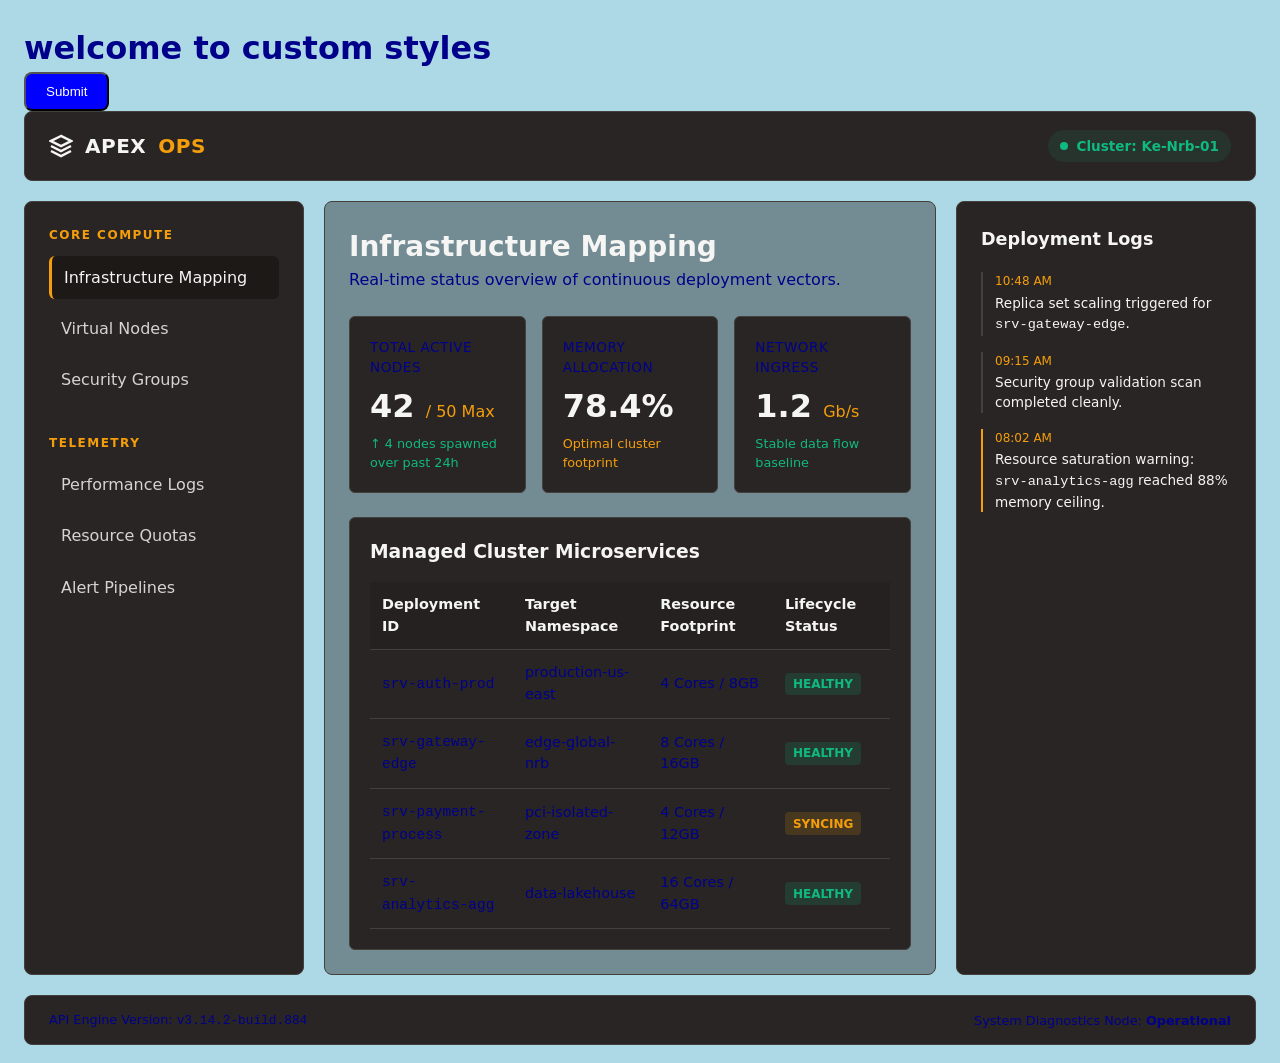
<file: custom.html>
<!DOCTYPE html>
<html lang="en">
<head>
    <meta charset="UTF-8">
    <meta name="viewport" content="width=device-width, initial-scale=1.0">
    <title>Custom variables | properties</title>
    <link rel="stylesheet" href="css/dashboard.css">
    <!--custom styles is creating your own user styles-->
    <style>
    :root{
    --main-bg-color: lightblue;
    --main-text-color: darkblue;
    --button-bg: blue;
    --button-text: white;
    --button-padding:  10px 20px;
    ---boder-radius:8px;
        }
     body{
     background-color: var(--main-bg-color, white);
     color: var(--main-text-color ,black) ;
        }

  button{
    background-color: var(--button-bg);
    color: var(--button-text);
    padding: var(--button-padding);
    border-radius: var(---boder-radius);
  }*/      
    </style>
</head>
<body>
    <h1>welcome to custom styles</h1>
    <button>Submit</button>
     <div class="app-container">
        
        <!-- Header Zone -->
        <header class="app-header">
            <div class="brand-zone">
                <svg width="24" height="24" viewBox="0 0 24 24" fill="none" stroke="currentColor" stroke-width="2.5"><path d="M12 2L2 7l10 5 10-5-10-5zM2 17l10 5 10-5M2 12l10 5 10-5"/></svg>
                APEX<span>OPS</span>
            </div>
            <div class="user-profile">
                <div class="status-badge">
                    <div class="status-dot"></div>
                    Cluster: Ke-Nrb-01
                </div>
            </div>
        </header>

        <!-- Sidebar Navigation -->
        <aside class="app-sidebar">
            <div>
                <div class="menu-group-title">Core Compute</div>
                <ul class="nav-links">
                    <li class="active"><a href="#">Infrastructure Mapping</a></li>
                    <li><a href="#">Virtual Nodes</a></li>
                    <li><a href="#">Security Groups</a></li>
                </ul>
            </div>
            <div>
                <div class="menu-group-title">Telemetry</div>
                <ul class="nav-links">
                    <li><a href="#">Performance Logs</a></li>
                    <li><a href="#">Resource Quotas</a></li>
                    <li><a href="#">Alert Pipelines</a></li>
                </ul>
            </div>
        </aside>

        <!-- Main Content Area -->
        <main class="app-main">
            <div class="workspace-header">
                <h1>Infrastructure Mapping</h1>
                <p>Real-time status overview of continuous deployment vectors.</p>
            </div>

            <!-- Dashboard Sub-Metrics Row -->
            <div class="metrics-row">
                <div class="metric-card">
                    <div class="metric-title">Total Active Nodes</div>
                    <div class="metric-value">42 <span>/ 50 Max</span></div>
                    <p style="font-size: 0.8rem; color: var(--status-green);">↑ 4 nodes spawned over past 24h</p>
                </div>
                <div class="metric-card">
                    <div class="metric-title">Memory Allocation</div>
                    <div class="metric-value">78.4%</div>
                    <p style="font-size: 0.8rem; color: var(--amber-gold);">Optimal cluster footprint</p>
                </div>
                <div class="metric-card">
                    <div class="metric-title">Network Ingress</div>
                    <div class="metric-value">1.2 <span>Gb/s</span></div>
                    <p style="font-size: 0.8rem; color: var(--status-green);">Stable data flow baseline</p>
                </div>
            </div>

            <!-- Main Interactive Data Table -->
            <div class="data-table-container">
                <h3>Managed Cluster Microservices</h3>
                <table class="data-table">
                    <thead>
                        <tr>
                            <th>Deployment ID</th>
                            <th>Target Namespace</th>
                            <th>Resource Footprint</th>
                            <th>Lifecycle Status</th>
                        </tr>
                    </thead>
                    <tbody>
                        <tr>
                            <td><code>srv-auth-prod</code></td>
                            <td>production-us-east</td>
                            <td>4 Cores / 8GB</td>
                            <td><span class="pill success">Healthy</span></td>
                        </tr>
                        <tr>
                            <td><code>srv-gateway-edge</code></td>
                            <td>edge-global-nrb</td>
                            <td>8 Cores / 16GB</td>
                            <td><span class="pill success">Healthy</span></td>
                        </tr>
                        <tr>
                            <td><code>srv-payment-process</code></td>
                            <td>pci-isolated-zone</td>
                            <td>4 Cores / 12GB</td>
                            <td><span class="pill warning">Syncing</span></td>
                        </tr>
                        <tr>
                            <td><code>srv-analytics-agg</code></td>
                            <td>data-lakehouse</td>
                            <td>16 Cores / 64GB</td>
                            <td><span class="pill success">Healthy</span></td>
                        </tr>
                    </tbody>
                </table>
            </div>
        </main>

        <!-- Right System Activity Rail -->
        <aside class="app-right-rail">
            <h3>Deployment Logs</h3>
            <div class="activity-feed">
                <div class="feed-item">
                    <span class="time">10:48 AM</span>
                    <p>Replica set scaling triggered for <code>srv-gateway-edge</code>.</p>
                </div>
                <div class="feed-item">
                    <span class="time">09:15 AM</span>
                    <p>Security group validation scan completed cleanly.</p>
                </div>
                <div class="feed-item" style="border-left-color: var(--amber-gold);">
                    <span class="time">08:02 AM</span>
                    <p>Resource saturation warning: <code>srv-analytics-agg</code> reached 88% memory ceiling.</p>
                </div>
            </div>
        </aside>

        <!-- System Footer -->
        <footer class="app-footer">
            <div>API Engine Version: <code>v3.14.2-build.884</code></div>
            <div>System Diagnostics Node: <strong>Operational</strong></div>
        </footer>

    </div>

</body>
</html>
</file>
<file: css/dashboard.css>
/* --- Brand Colors (Stone & Amber Suite) --- */
        :root {
            --bg-stone-900: #1c1917;
            --bg-stone-800: #292524;
            --border-stone-700: #44403c;
            --text-light: #f5f5f4;
            --text-muted: #d6d3d1;
            --amber-gold: #f59e0b;
            --amber-muted: #d97706;
            --status-green: #10b981;
            --status-red: #ef4444;
        }

 *{
box-sizing: border-box;
margin: 0;
padding: 0;
 }       

 body {
    font-family: system-ui, -apple-system, sans-serif;
    background-color: var(--bg-stone-900);
    color: var(--text-muted);
    padding: 1.5rem;
    line-height: 1.5;
}
/* =============================
    1. GRID LAYOUT SYSTEM
   ============================ */
.app-container {
    display: grid;
    grid-template-columns: 280px 1fr 300px;
    grid-template-rows: 70px minmax(calc(100vh - 180px), auto) 50px;
    gap: 1.25rem;
    max-width: 1600px;
    margin: 0 auto;
    grid-template-areas:
    "header header header" 
    "side main rail"
    "foot foot foot"
    ;

}

.app-header {
    grid-area: header;
}
.app-sidebar {
    grid-area: side;
}

.app-main {
    grid-area: main;
}

.app-right-rail {
    grid-area: rail;
}

.app-footer {
    grid-area: foot;
}

        /* ===================================================
           3. APPLICATION COMPONENT STYLING
           =================================================== */
        
        /* --- Header --- */
        .app-header {
            background-color: var(--bg-stone-800);
            border: 1px solid var(--border-stone-700);
            border-radius: 8px;
            display: flex;
            align-items: center;
            justify-content: space-between;
            padding: 0 1.5rem;
        }

        .brand-zone {
            display: flex;
            align-items: center;
            gap: 0.75rem;
            font-weight: 800;
            font-size: 1.25rem;
            color: var(--text-light);
            letter-spacing: 0.5px;
        }

        .brand-zone span { color: var(--amber-gold); }

        .user-profile {
            display: flex;
            align-items: center;
            gap: 1rem;
        }

        .status-badge {
            display: flex;
            align-items: center;
            gap: 0.5rem;
            background-color: rgba(16, 185, 129, 0.1);
            color: var(--status-green);
            padding: 0.35rem 0.75rem;
            border-radius: 20px;
            font-size: 0.85rem;
            font-weight: 600;
        }

        .status-dot {
            width: 8px;
            height: 8px;
            background-color: var(--status-green);
            border-radius: 50%;
        }

        /* --- Navigation Sidebar --- */
        .app-sidebar {
            background-color: var(--bg-stone-800);
            border: 1px solid var(--border-stone-700);
            border-radius: 8px;
            padding: 1.5rem;
            display: flex;
            flex-direction: column;
            gap: 2rem;
        }

        .menu-group-title {
            font-size: 0.75rem;
            text-transform: uppercase;
            letter-spacing: 1.5px;
            color: var(--amber-gold);
            font-weight: 700;
            margin-bottom: 0.75rem;
        }

        .nav-links {
            list-style: none;
            display: flex;
            flex-direction: column;
            gap: 0.5rem;
        }

        .nav-links a {
            display: flex;
            align-items: center;
            gap: 0.75rem;
            color: var(--text-muted);
            text-decoration: none;
            padding: 0.6rem 0.75rem;
            border-radius: 6px;
            font-weight: 500;
            transition: all 0.2s ease;
        }

        .nav-links a:hover, .nav-links li.active a {
            background-color: var(--bg-stone-900);
            color: var(--text-light);
            border-left: 3px solid var(--amber-gold);
        }

        /* --- Main Workspace (Dynamic Content Grid) --- */
        .app-main {
            background-color: rgba(28, 25, 23, 0.4);
            border: 1px solid var(--border-stone-700);
            border-radius: 8px;
            padding: 1.5rem;
            display: flex;
            flex-direction: column;
            gap: 1.5rem;
        }

        .workspace-header h1 {
            color: var(--text-light);
            font-size: 1.75rem;
            font-weight: 700;
        }

        /* Inside Main: Internal Component Cards */
        .metrics-row {
            display: grid;
            grid-template-columns: repeat(3, 1fr);
            gap: 1rem;
        }

        .metric-card {
            background-color: var(--bg-stone-800);
            border: 1px solid var(--border-stone-700);
            border-radius: 6px;
            padding: 1.25rem;
        }

        .metric-title {
            font-size: 0.85rem;
            text-transform: uppercase;
            letter-spacing: 0.5px;
        }

        .metric-value {
            font-size: 2rem;
            font-weight: 700;
            color: var(--text-light);
            margin: 0.25rem 0;
        }

        .metric-value span {
            font-size: 1rem;
            font-weight: 400;
            color: var(--amber-gold);
        }

        .data-table-container {
            background-color: var(--bg-stone-800);
            border: 1px solid var(--border-stone-700);
            border-radius: 6px;
            padding: 1.25rem;
            flex-grow: 1;
        }

        .data-table-container h3 {
            color: var(--text-light);
            margin-bottom: 1rem;
        }

        .data-table {
            width: 100%;
            border-collapse: collapse;
            text-align: left;
            font-size: 0.9rem;
        }

        .data-table th, .data-table td {
            padding: 0.75rem;
            border-bottom: 1px solid var(--border-stone-700);
        }

        .data-table th {
            color: var(--text-light);
            font-weight: 600;
            background-color: rgba(0,0,0,0.1);
        }

        .pill {
            display: inline-block;
            padding: 0.15rem 0.5rem;
            font-size: 0.75rem;
            font-weight: 700;
            border-radius: 4px;
            text-transform: uppercase;
        }

        .pill.success { background-color: rgba(16, 185, 129, 0.15); color: var(--status-green); }
        .pill.warning { background-color: rgba(245, 158, 11, 0.15); color: var(--amber-gold); }

        /* --- Right Utility Rail (Activity / Feed) --- */
        .app-right-rail {
            background-color: var(--bg-stone-800);
            border: 1px solid var(--border-stone-700);
            border-radius: 8px;
            padding: 1.5rem;
            display: flex;
            flex-direction: column;
            gap: 1.25rem;
        }

        .app-right-rail h3 { color: var(--text-light); font-size: 1.1rem; }

        .activity-feed {
            display: flex;
            flex-direction: column;
            gap: 1rem;
        }

        .feed-item {
            border-left: 2px solid var(--border-stone-700);
            padding-left: 0.75rem;
            font-size: 0.85rem;
        }

        .feed-item .time {
            font-size: 0.75rem;
            color: var(--amber-gold);
            display: block;
            margin-bottom: 0.15rem;
        }

        .feed-item p { color: var(--text-light); font-weight: 500; }

        /* --- Footer --- */
        .app-footer {
            background-color: var(--bg-stone-800);
            border: 1px solid var(--border-stone-700);
            border-radius: 8px;
            display: flex;
            align-items: center;
            justify-content: space-between;
            padding: 0 1.5rem;
            font-size: 0.8rem;
        }

@media (max-width: 1200px) {
    .app-container {
        grid-template-columns: 240px 1fr;
        grid-template-rows: auto;
        grid-template-areas:
        "header header"
        "side main"
        "rail main"
        "foot foot" 
        ;
    }
} 


 @media (max-width: 768px) {
            .app-container {
                /* Stack all core cells into a unified linear sequence */
                grid-template-columns: 1fr;
                grid-template-areas: 
                    "head"
                    "side"
                    "main"
                    "rail"
                    "foot";
            }
            .metrics-row{
                grid-template-columns: 1fr;
            }
        }
</file>
